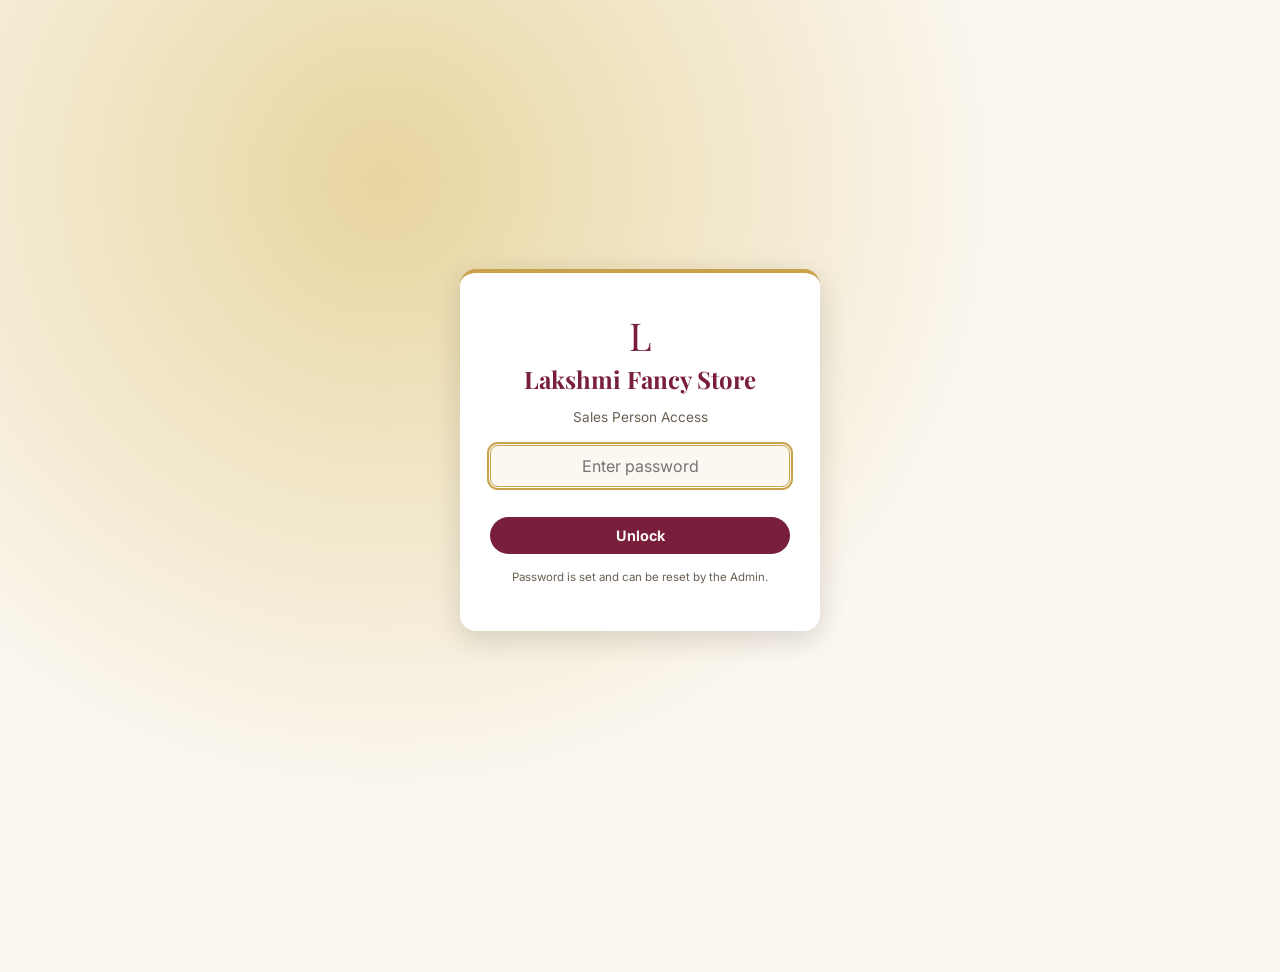
<file: index.html>
<!DOCTYPE html>
<html lang="en">
<head>
<meta charset="UTF-8">
<meta name="viewport" content="width=device-width, initial-scale=1, viewport-fit=cover">
<title>Lakshmi Fancy Store</title>
<link rel="stylesheet" href="css/style.css">
</head>
<body>

  <!-- ============ LOGIN SCREEN ============ -->
  <div class="login-screen" id="loginScreen">
    <div class="login-card">
      <div class="emblem">L</div>
      <h2>Lakshmi Fancy Store</h2>
      <p class="tag">Sales Person Access</p>
      <form id="loginForm" onsubmit="attemptLogin(event)">
        <div class="field text-center">
          <input type="password" id="loginPassword" placeholder="Enter password" required autofocus style="text-align:center;">
        </div>
        <div class="error-msg hidden" id="loginError">Incorrect password. Please try again.</div>
        <button class="btn btn-primary mt-16" type="submit" style="width:100%;">Unlock</button>
      </form>
      <p class="text-soft mt-16" style="font-size:.72rem;">Password is set and can be reset by the Admin.</p>
    </div>
  </div>

  <!-- ============ APP SCREEN ============ -->
  <div id="appScreen" class="hidden">
    <header class="store-header">
      <span id="logoSlot"></span>
      <div>
        <h1 id="storeNameSlot">Lakshmi Fancy Store</h1>
        <div class="sub" id="storeSubSlot"></div>
      </div>
      <div class="spacer"></div>
      <button class="logout-btn" onclick="doLogout()">Lock</button>
    </header>

    <nav class="tab-nav">
      <button class="tab-btn active" data-tab="daily" onclick="switchTab('daily')">🛍️ Daily Sales</button>
      <button class="tab-btn" data-tab="rental" onclick="switchTab('rental')">💍 Rental</button>
      <button class="tab-btn" data-tab="catalog" onclick="switchTab('catalog')">📋 Catalog</button>
    </nav>

    <main id="mainContent"></main>
  </div>

  <script src="js/common.js"></script>
  <script src="js/app.js"></script>
</body>
</html>
</file>
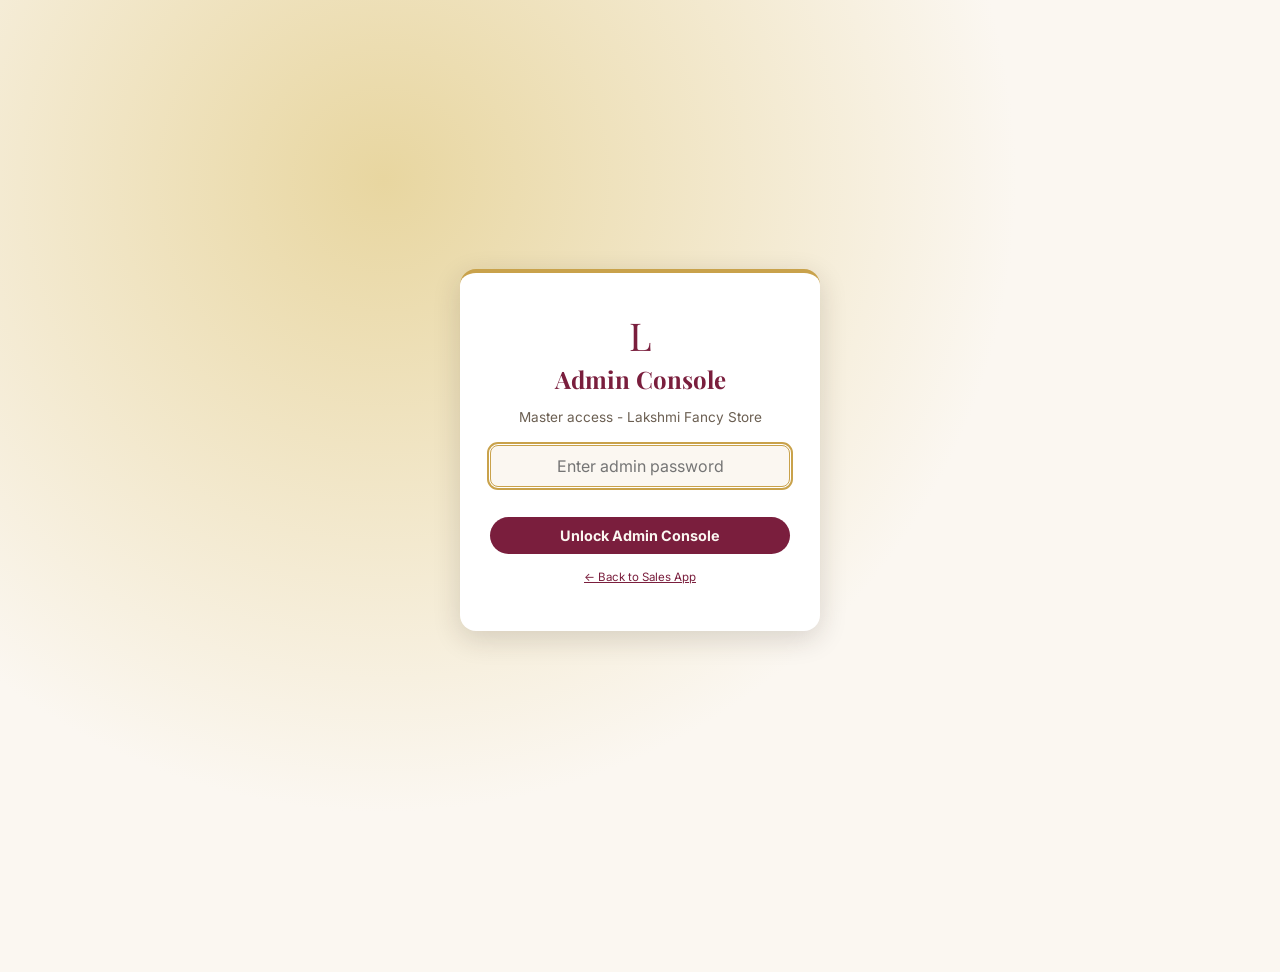
<file: admin.html>
<!DOCTYPE html>
<html lang="en">
<head>
<meta charset="UTF-8">
<meta name="viewport" content="width=device-width, initial-scale=1, viewport-fit=cover">
<title>Admin - Lakshmi Fancy Store</title>
<link rel="stylesheet" href="css/style.css">
</head>
<body>

  <!-- ============ ADMIN LOGIN SCREEN ============ -->
  <div class="login-screen" id="adminLoginScreen">
    <div class="login-card">
      <div class="emblem">L</div>
      <h2>Admin Console</h2>
      <p class="tag">Master access - Lakshmi Fancy Store</p>
      <form id="adminLoginForm" onsubmit="attemptAdminLogin(event)">
        <div class="field text-center">
          <input type="password" id="adminLoginPassword" placeholder="Enter admin password" required autofocus style="text-align:center;">
        </div>
        <div class="error-msg hidden" id="adminLoginError">Incorrect password. Please try again.</div>
        <button class="btn btn-primary mt-16" type="submit" style="width:100%;">Unlock Admin Console</button>
      </form>
      <p class="text-soft mt-16" style="font-size:.72rem;"><a href="index.html">&larr; Back to Sales App</a></p>
    </div>
  </div>

  <!-- ============ ADMIN APP SCREEN ============ -->
  <div id="adminAppScreen" class="hidden">
    <header class="store-header">
      <div class="logo-fallback">A</div>
      <div>
        <h1 id="adminStoreName" style="font-size:1.05rem;">Admin Console</h1>
        <div class="sub"><a href="index.html" style="color:var(--gold-light);">&larr; Sales App</a></div>
      </div>
      <div class="spacer"></div>
      <button class="logout-btn" onclick="adminLogout()">Lock</button>
    </header>

    <nav class="tab-nav" style="flex-wrap:wrap;position:static;box-shadow:none;">
      <button class="tab-btn active" data-mod="stock" onclick="switchAdminModule('stock')">Stock</button>
      <button class="tab-btn" data-mod="rentalInv" onclick="switchAdminModule('rentalInv')">Rental Inventory</button>
      <button class="tab-btn" data-mod="staff" onclick="switchAdminModule('staff')">Staff</button>
      <button class="tab-btn" data-mod="expenses" onclick="switchAdminModule('expenses')">Expenses</button>
      <button class="tab-btn" data-mod="usage" onclick="switchAdminModule('usage')">Jewellery Usage</button>
      <button class="tab-btn" data-mod="salesReport" onclick="switchAdminModule('salesReport')">Sales Report</button>
      <button class="tab-btn" data-mod="customers" onclick="switchAdminModule('customers')">Customers</button>
      <button class="tab-btn" data-mod="loyalty" onclick="switchAdminModule('loyalty')">Loyalty &amp; Discounts</button>
      <button class="tab-btn" data-mod="personalization" onclick="switchAdminModule('personalization')">Store Setup</button>
      <button class="tab-btn" data-mod="security" onclick="switchAdminModule('security')">Security</button>
      <button class="tab-btn" data-mod="backup" onclick="switchAdminModule('backup')">Backup &amp; Export</button>
    </nav>

    <main id="adminMain"></main>
  </div>

  <script src="js/common.js"></script>
  <script src="js/admin.js"></script>
</body>
</html>
</file>
<file: css/style.css>
/* ============================================================
   Lakshmi Fancy Store - design tokens
   Palette: ivory ground, deep maroon (primary), antique gold (accent),
   enamel teal (available/success), terracotta-red (unavailable/alert).
   Type: Playfair Display (display) + Inter (body) + IBM Plex Mono (codes/receipts)
   ============================================================ */
@import url('https://fonts.googleapis.com/css2?family=Playfair+Display:wght@600;700;800&family=Inter:wght@400;500;600;700&family=IBM+Plex+Mono:wght@400;600&display=swap');

:root{
  --ivory:#FBF7F1;
  --ivory-dim:#F2EAE0;
  --maroon:#7A1E3D;
  --maroon-dark:#5A1530;
  --gold:#C9A24B;
  --gold-light:#E8D6A0;
  --ink:#2A2118;
  --ink-soft:#6B5F52;
  --teal:#3E6259;
  --teal-bg:#E4EEEA;
  --terracotta:#B4483A;
  --terracotta-bg:#F6E3DF;
  --border:#E4D9C7;
  --radius:12px;
  --shadow:0 2px 10px rgba(42,33,24,.08);
  --shadow-lg:0 8px 28px rgba(42,33,24,.16);
}

*{box-sizing:border-box;}
html,body{margin:0;padding:0;}
body{
  font-family:'Inter',system-ui,sans-serif;
  background:var(--ivory);
  color:var(--ink);
  -webkit-font-smoothing:antialiased;
  min-height:100vh;
  padding-bottom:72px; /* room for mobile bottom nav */
}
h1,h2,h3,h4{
  font-family:'Playfair Display',serif;
  color:var(--maroon);
  margin:0 0 .4em;
}
a{color:var(--maroon);}
button, input, select, textarea{font-family:inherit;font-size:1rem;}
code, .mono{font-family:'IBM Plex Mono',monospace;}

/* ---------- store header ---------- */
.store-header{
  background:linear-gradient(135deg,var(--maroon) 0%,var(--maroon-dark) 100%);
  color:var(--ivory);
  padding:14px 18px;
  display:flex;
  align-items:center;
  gap:12px;
  box-shadow:var(--shadow);
  position:sticky;
  top:0;
  z-index:40;
}
.store-header img.logo{width:42px;height:42px;border-radius:50%;object-fit:cover;background:var(--gold-light);}
.store-header .logo-fallback{
  width:42px;height:42px;border-radius:50%;
  background:var(--gold);
  color:var(--maroon-dark);
  display:flex;align-items:center;justify-content:center;
  font-family:'Playfair Display',serif;font-weight:800;font-size:1.2rem;
}
.store-header h1{color:var(--ivory);font-size:1.15rem;margin:0;}
.store-header .sub{font-size:.72rem;color:var(--gold-light);opacity:.9;}
.store-header .spacer{flex:1;}
.logout-btn{
  background:transparent;border:1px solid rgba(255,255,255,.4);color:var(--ivory);
  padding:6px 12px;border-radius:20px;font-size:.8rem;cursor:pointer;
}
.logout-btn:hover{background:rgba(255,255,255,.12);}

/* ---------- tab nav (desktop top / mobile bottom) ---------- */
.tab-nav{
  display:flex;
  gap:6px;
  background:var(--ivory-dim);
  border-bottom:1px solid var(--border);
  padding:8px 12px;
  overflow-x:auto;
}
.tab-btn{
  background:transparent;
  border:none;
  padding:10px 16px;
  border-radius:20px;
  color:var(--ink-soft);
  font-weight:600;
  cursor:pointer;
  white-space:nowrap;
  display:flex;align-items:center;gap:6px;
}
.tab-btn.active{background:var(--maroon);color:var(--ivory);}
.tab-btn:hover:not(.active){background:var(--gold-light);}

.subtab-nav{display:flex;gap:6px;padding:10px 14px 0;flex-wrap:wrap;}
.subtab-btn{
  background:var(--ivory);
  border:1px solid var(--border);
  padding:7px 14px;
  border-radius:16px;
  font-size:.85rem;
  color:var(--ink);
  cursor:pointer;
}
.subtab-btn.active{background:var(--gold);border-color:var(--gold);color:var(--maroon-dark);font-weight:700;}

@media (max-width:640px){
  .tab-nav{
    position:fixed;bottom:0;left:0;right:0;
    justify-content:space-around;
    background:var(--ivory);
    border-top:1px solid var(--border);
    box-shadow:0 -2px 12px rgba(0,0,0,.06);
    z-index:40;padding:6px 4px;
  }
  .tab-btn{flex-direction:column;font-size:.68rem;padding:6px 8px;border-radius:10px;gap:2px;}
}

/* ---------- layout ---------- */
main{max-width:1080px;margin:0 auto;padding:18px 16px 40px;}
.card{
  background:#fff;
  border:1px solid var(--border);
  border-radius:var(--radius);
  padding:18px;
  margin-bottom:16px;
  box-shadow:var(--shadow);
}
.grid{display:grid;gap:14px;}
.grid.cols-2{grid-template-columns:repeat(2,1fr);}
.grid.cols-3{grid-template-columns:repeat(3,1fr);}
.grid.cols-4{grid-template-columns:repeat(4,1fr);}
@media (max-width:800px){.grid.cols-3,.grid.cols-4{grid-template-columns:repeat(2,1fr);}}
@media (max-width:520px){.grid.cols-2,.grid.cols-3,.grid.cols-4{grid-template-columns:1fr;}}

/* ---------- forms ---------- */
label{display:block;font-size:.82rem;font-weight:600;color:var(--ink-soft);margin-bottom:4px;}
.field{margin-bottom:14px;}
input[type=text],input[type=tel],input[type=number],input[type=email],input[type=date],input[type=password],select,textarea{
  width:100%;
  padding:10px 12px;
  border:1px solid var(--border);
  border-radius:8px;
  background:var(--ivory);
  color:var(--ink);
}
input:focus,select:focus,textarea:focus{outline:2px solid var(--gold);outline-offset:1px;border-color:var(--gold);}
.invalid{border-color:var(--terracotta) !important;}
.error-msg{color:var(--terracotta);font-size:.75rem;margin-top:3px;}
textarea{resize:vertical;min-height:70px;}

.btn{
  display:inline-flex;align-items:center;justify-content:center;gap:6px;
  padding:10px 18px;border-radius:24px;border:none;cursor:pointer;
  font-weight:700;font-size:.9rem;
}
.btn-primary{background:var(--maroon);color:var(--ivory);}
.btn-primary:hover{background:var(--maroon-dark);}
.btn-gold{background:var(--gold);color:var(--maroon-dark);}
.btn-gold:hover{background:#b68f3c;}
.btn-outline{background:transparent;border:1px solid var(--maroon);color:var(--maroon);}
.btn-outline:hover{background:var(--ivory-dim);}
.btn-danger{background:var(--terracotta);color:#fff;}
.btn-sm{padding:6px 12px;font-size:.78rem;}
.btn[disabled]{opacity:.5;cursor:not-allowed;}

/* ---------- badges ---------- */
.badge{display:inline-block;padding:3px 10px;border-radius:12px;font-size:.72rem;font-weight:700;}
.badge-available{background:var(--teal-bg);color:var(--teal);}
.badge-rented{background:var(--terracotta-bg);color:var(--terracotta);}
.badge-neutral{background:var(--ivory-dim);color:var(--ink-soft);}

/* ---------- tables ---------- */
table{width:100%;border-collapse:collapse;font-size:.88rem;}
th,td{text-align:left;padding:9px 8px;border-bottom:1px solid var(--border);}
th{color:var(--ink-soft);font-size:.75rem;text-transform:uppercase;letter-spacing:.03em;}
tr:hover td{background:var(--ivory-dim);}
.table-wrap{overflow-x:auto;}

/* ---------- catalog grid ---------- */
.catalog-card{
  border:1px solid var(--border);border-radius:var(--radius);overflow:hidden;background:#fff;
  display:flex;flex-direction:column;cursor:pointer;transition:transform .15s;
}
.catalog-card:hover{transform:translateY(-2px);box-shadow:var(--shadow-lg);}
.catalog-card .img-wrap{
  aspect-ratio:1/1;background:var(--ivory-dim);display:flex;align-items:center;justify-content:center;
  font-family:'Playfair Display',serif;color:var(--gold);font-size:2rem;overflow:hidden;
}
.catalog-card .img-wrap img{width:100%;height:100%;object-fit:cover;}
.catalog-card .info{padding:10px 12px;}
.catalog-card h4{font-size:.95rem;margin:0 0 4px;}
.catalog-card .price{color:var(--maroon);font-weight:700;}

/* ---------- modal / image zoom ---------- */
.modal-backdrop{
  position:fixed;inset:0;background:rgba(42,33,24,.6);display:flex;align-items:center;justify-content:center;
  z-index:100;padding:16px;
}
.modal{background:#fff;border-radius:var(--radius);padding:20px;max-width:480px;width:100%;max-height:90vh;overflow:auto;box-shadow:var(--shadow-lg);}
.modal img{width:100%;border-radius:8px;}
.modal-close{float:right;background:none;border:none;font-size:1.3rem;cursor:pointer;color:var(--ink-soft);}

/* ---------- login screen ---------- */
.login-screen{
  min-height:100vh;display:flex;align-items:center;justify-content:center;
  background:radial-gradient(circle at 30% 20%, var(--gold-light) 0%, var(--ivory) 55%);
  padding:20px;
}
.login-card{
  background:#fff;border-radius:16px;box-shadow:var(--shadow-lg);padding:36px 30px;max-width:360px;width:100%;text-align:center;
  border-top:4px solid var(--gold);
}
.login-card .emblem{font-family:'Playfair Display',serif;font-size:2.4rem;color:var(--maroon);margin-bottom:2px;}
.login-card p.tag{color:var(--ink-soft);font-size:.85rem;margin-bottom:20px;}

/* ---------- receipt (printable, perforated-tag style) ---------- */
.receipt{
  border:2px dashed var(--gold);
  border-radius:8px;
  padding:18px;
  max-width:340px;
  margin:0 auto;
  font-family:'IBM Plex Mono',monospace;
  font-size:.82rem;
  background:#fff;
}
.receipt h3{font-family:'Playfair Display',serif;text-align:center;margin-bottom:2px;}
.receipt .center{text-align:center;}
.receipt hr{border:none;border-top:1px dashed var(--border);margin:10px 0;}
.receipt .row{display:flex;justify-content:space-between;margin:3px 0;}
.receipt img.item-img{width:60px;height:60px;object-fit:cover;border-radius:6px;display:block;margin:8px auto;}
.receipt .total-row{font-weight:700;color:var(--maroon);font-size:.95rem;}
@media print{
  body *{visibility:hidden;}
  .receipt, .receipt *{visibility:visible;}
  .receipt{position:absolute;top:0;left:0;border-color:#000;}
}

/* ---------- utility ---------- */
.flex{display:flex;align-items:center;}
.flex-between{display:flex;align-items:center;justify-content:space-between;}
.gap-8{gap:8px;}
.mt-8{margin-top:8px;}
.mt-16{margin-top:16px;}
.text-soft{color:var(--ink-soft);font-size:.85rem;}
.text-center{text-align:center;}
.hidden{display:none !important;}
.toast{
  position:fixed;bottom:80px;left:50%;transform:translateX(-50%);
  background:var(--maroon);color:#fff;padding:10px 20px;border-radius:24px;
  box-shadow:var(--shadow-lg);z-index:200;font-size:.88rem;
}
.stat-box{background:var(--ivory-dim);border-radius:10px;padding:14px;text-align:center;}
.stat-box .num{font-family:'Playfair Display',serif;font-size:1.6rem;color:var(--maroon);font-weight:700;}
.stat-box .lbl{font-size:.75rem;color:var(--ink-soft);text-transform:uppercase;letter-spacing:.03em;}
</file>
